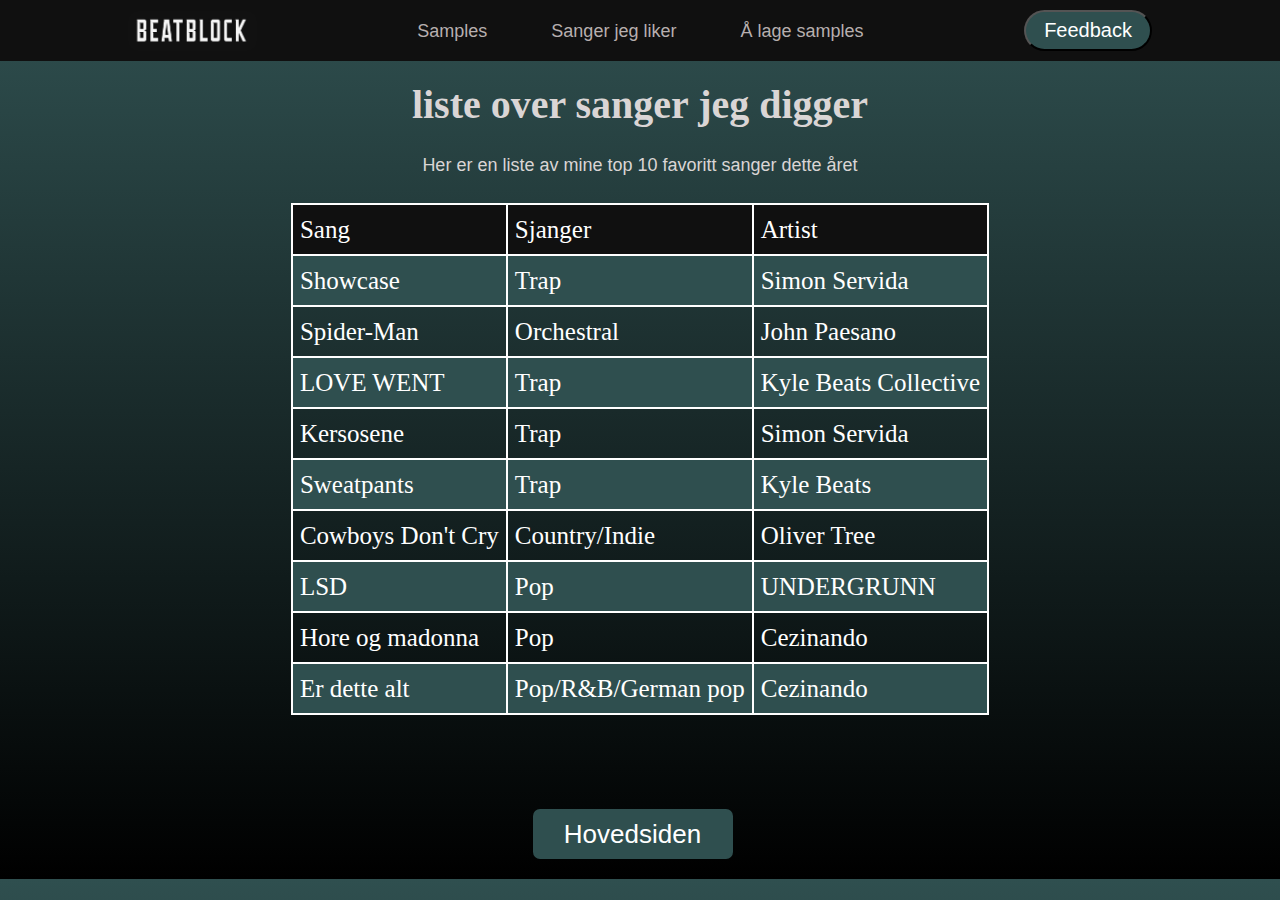
<file: Liste_over_sanger.html>
<!DOCTYPE html>
<html lang="no">

<head>
<title>Sanger jeg liker</title>
<meta charset="UTF-8">
<meta name="viewport" content="width=device-width" initial scale="1.0">
<link rel="stylesheet" href="Samples.css"> 
</head>

<body>

    <header>
        <img class="logo" src="./Bilder/Beatblock _logo.PNG" alt="Beatblock logo">
        <nav>
            <ul class="nav_list">
                <li class="nav_links"><a href="Samples.html">Samples</a></li>
                <li class="nav_links"><a href="Liste_over_sanger.html">Sanger jeg liker</a></li>
                <li class="nav_links"><a href="Sample_laging_prosess.html">Å lage samples</a></li>
            </ul>
        </nav>
        <form class="feedback" action="https://docs.google.com/document/d/1zSUgBgkKaXYkTodgOZDtFmfv-zVsjOeb40NP-xgO9Qs/edit?usp=sharing"><button class="navknapp">Feedback</button></form>
    </header>

        <h1>liste over sanger jeg digger</h1>
        <p class="bruh">Her er en liste av mine top 10 favoritt sanger dette året</p>

    <table>
        <thead>
            <tr>
                <td>Sang</td>
                <td>Sjanger</td>
                <td>Artist</td>
            </tr>
        </thead>

        <tbody>
            <tr>
                <td>Showcase</td>
                <td>Trap</td>
                <td>Simon Servida</td>
            </tr>
            <tr>
                <td>Spider-Man</td>
                <td>Orchestral</td>
                <td>John Paesano</td>
            </tr>
            <tr>
                <td>LOVE WENT</td>
                <td>Trap</td>
                <td>Kyle Beats Collective</td>
            </tr>
            <tr>
                <td>Kersosene</td>
                <td>Trap</td>
                <td>Simon Servida</td>
            </tr>
            <tr>
                <td>Sweatpants</td>
                <td>Trap</td>
                <td>Kyle Beats</td>
            </tr>
            <tr>
                <td>Cowboys Don't Cry</td>
                <td>Country/Indie</td>
                <td>Oliver Tree</td>
            </tr>
            <tr>
                <td>LSD</td>
                <td>Pop</td>
                <td>UNDERGRUNN</td>
            </tr>
            <tr>
                <td>Hore og madonna</td>
                <td>Pop</td>
                <td>Cezinando</td>
            </tr>
            <tr>
                <td>Er dette alt</td>
                <td>Pop/R&B/German pop</td>
                <td>Cezinando</td>
            </tr>
        </tbody>

    </table>

    <br><br><br>

        <div class="knapp">
        <form action="index.html">
        <button class="hjem">Hovedsiden</button>
        </form>
        </div>
</body>

</html>
</file>
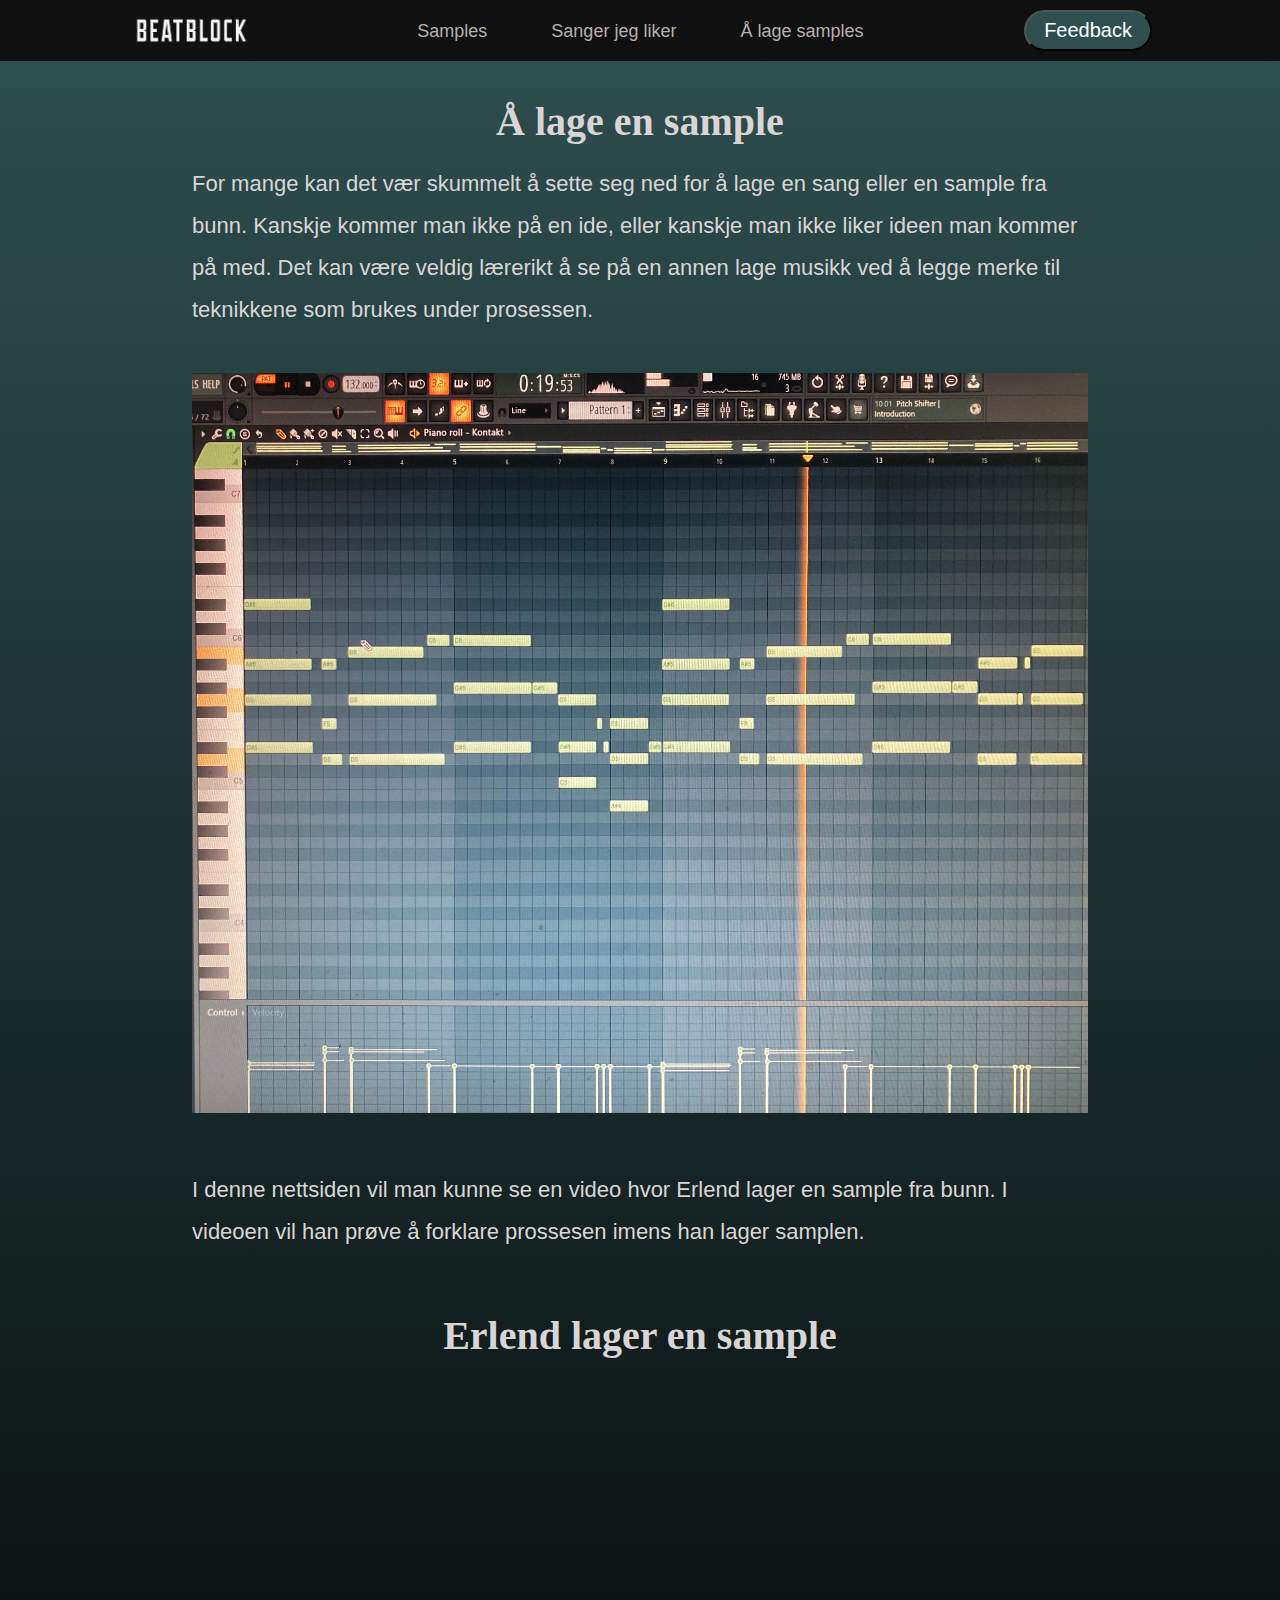
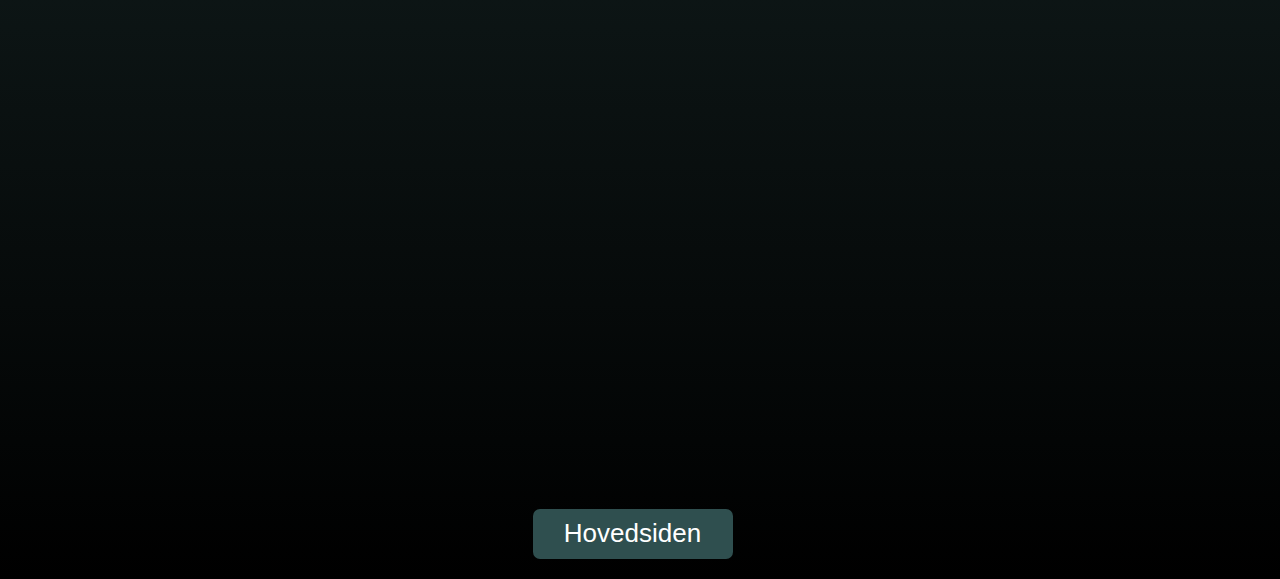
<file: Sample_laging_prosess.html>
<!DOCTYPE html>
<html lang="no">

<head>
    <meta charset="UTF-8">
    <meta name="viewport" content="width=device-width" initial scale="1.0">
    <title>Hvordan lage en sample</title>
    <link rel="stylesheet" href="Samples.css">
</head>

<body>
    <header>
        <img src="./Bilder/Beatblock _logo.PNG" class="logo" alt="beatblock logo">
        <nav>
            <ul class="nav_list">
                <li class="nav_links"><a href="Samples.html">Samples</a></li>
                <li class="nav_links"><a href="Liste_over_sanger.html">Sanger jeg liker</a></li>
                <li class="nav_links"><a href="Sample_laging_prosess.html">Å lage samples</a></li>
            </ul>
        </nav>
        <form class="feedback" action="https://docs.google.com/document/d/1zSUgBgkKaXYkTodgOZDtFmfv-zVsjOeb40NP-xgO9Qs/edit?usp=sharing"><button class="navknapp">Feedback</button></form>
    </header>

    <div class="prosess">
    <h1>Å lage en sample</h1>
    <p>For mange kan det vær skummelt å sette seg ned for å lage en sang eller en sample fra bunn. Kanskje kommer man ikke på en ide, eller kanskje man ikke liker ideen man kommer på med. Det kan være veldig lærerikt å se på en annen lage musikk ved å legge merke til teknikkene som brukes under prosessen.
    </p>
<br>
    <img src="./Bilder/fl studio.jpg" alt="FL Studio" title="Fl Studio" class="fl_studio">
    <br>
    <br>
    <p>
   I denne nettsiden vil man kunne se en video hvor Erlend lager en sample fra bunn. I videoen vil han prøve å forklare prossesen imens han lager samplen.
    </p>

    <br>
    <h1>Erlend lager en sample</h1>
    <br>

    <iframe width="100%" height="600px" src="https://www.youtube.com/embed/ff2RRuKW9Fg" title="YouTube video player" frameborder="0" allow="accelerometer; autoplay; clipboard-write; encrypted-media; gyroscope; picture-in-picture" allowfullscreen></iframe>
    </div>


    <br><br>
    <div class="knapp">
    <form action="index.html">
    <button class="hjem">Hovedsiden</button>
    </form>
    </div>
</body>

</html>
</file>
<file: Samples.css>
*{
    margin:0;
    padding:0;
}

body{
    width:100%;
    height:100%;
    background: linear-gradient(darkslategray, black);
}



li, a, button{
    font-family:Arial, Helvetica, sans-serif;
    font-size:18px;
    color:rgb(183, 175, 175);
    text-decoration:none;
}

.logo{
    display:none;
}

header{
    display:flex;
    justify-content: space-between;
    align-items:center;
    padding: 10px 10%;
    background-color:rgb(16, 16, 16);
}

.nav_list{
    list-style:none;
}

.nav_links{
    display: inline-block;
    padding:0px 20px;
    line-height: 40px;
    transition: transform 1s;
    
}

.nav_links:hover{
    transform: scale(1.2);
}

.nav_links a{
    transition: ease-in 0.3s;
    
    
}

.nav_links a:hover{
    color:white;
    
}

.navknapp{
    padding: 35px 18px;
    border-radius:25px;
    font-size:20px;
    color:white;
    transition:ease-in 0.3s;
    background-color:darkslategray;
}

.navknapp:hover{
    background-color:rgb(16, 16, 16);   
    border-color:rgb(16, 16, 16); 

}







table{
    margin:30px auto;
    border-collapse:collapse;
    font-size:15px;
    line-height:35px;
    color:white;
}

tr, td{
    border:2px;
    border-style:solid;
    padding:7px;
    border-color:white;
}


tbody tr:nth-child(odd) {
    background-color: darkslategray;
}



thead{
    background-color:rgb(16, 16, 16); ;
}





.bruh{
    width:100%;
    text-align:center;
    font-family: Arial, Helvetica, sans-serif;
    font-size:18px;
    color:rgb(218, 213, 213);
    line-height:35px;

}

h1{
    font-family:Georgia, 'Times New Roman', Times, serif;
    font-size:40px;
    margin:20px;
    color:rgb(218, 213, 213);
    text-align:center;
    
}

h2{
    font-family: Arial, Helvetica, sans-serif;
    padding-bottom:12px;

}


.audbox{
    font-family:Arial, Helvetica, sans-serif;
    font-size:20px;
    line-height:40px;
}

li{
    font-family:Arial, Helvetica, sans-serif;
    font-size:20px;
    line-height:30px;

}

.Creeps{
    width:100%;
    float:right;
    border-radius:15px;
    margin-bottom:20px;
    margin-top:15px;
}

.sample_list{
    width:75%;
    padding:20px 30px 20px;
    margin:5px auto;
    color:rgb(218, 213, 213);
    border-style:solid;
    border-color:white;
    border-radius:30px;
    transition: ease-in 0.2s; 
}


.sample_list:hover{
    
    background-color:darkslategray;
    color:black;
}


.knapp{
    width:215px;
    margin: 20px auto;
}

.hjem{
    
    width:200px;
    height:50px;
    border:none;
    color:white;
    background-color:darkslategray;
    font-size:26px;
    border-radius:7px;
    transition: ease-in 0.3s;
    
}

.hjem:hover {
    background-color:black ;
}









.prosess{
    color:rgb(218, 213, 213);
    width: 80%;
    margin: 0px auto;
    padding: 20px 0px 20px;
    font-size:20px;
    line-height: 40px;
    font-family:Arial, Helvetica, sans-serif;
}

.fl_studio{
    width:100%;
    margin: 0px auto;
}


.lyd{
    width:100%;
}







@media only screen and (min-width:768px) {
    
    
    .navknapp{
        padding: 7px 18px;
        border-radius:25px;
        font-size:20px;
        color:white;
        transition:ease-in 0.3s;
        background-color:darkslategray;
    }



    .Creeps{
        width:50%;
        position:relative;
        bottom:168px;
        float:right;
        border-radius:15px;
        margin-left:5px;
    }
    
    .sample_list{
        width:85%;
        padding:20px 30px 20px;
        margin:5px auto;
        color:rgb(218, 213, 213);
        border-style:solid;
        border-color:white;
        border-radius:30px;
        transition: ease-in 0.2s; 
    }
    
    .audbox{
        font-family:Arial, Helvetica, sans-serif;
        font-size:19px;
        line-height:40px;
    }
    
    li{
        font-family:Arial, Helvetica, sans-serif;
        font-size:20px;
        line-height:30px;
    
    }

    .lyd{
    width:45%;
    }
    

}





@media only screen and (min-width:1000px) {


    
    .logo{
        height:40px;
        border-radius:10px;
        display:block;
    }

    .nav_links{
        padding:0px 30px;
    }
    


    .audbox{
        font-family:Arial, Helvetica, sans-serif;
        font-size:20px;
        line-height:40px;
    }
    
    li{
        font-family:Arial, Helvetica, sans-serif;
        font-size:20px;
        line-height:30px;
    
    }
    
    .Creeps{
        width:50%;
        position:relative;
        bottom:156px;
        float:right;
        border-radius:15px;
        margin:0px;
    }
    
    .sample_list{
        width:45%;
        padding:20px 30px 20px;
        margin:5px auto;
        color:rgb(218, 213, 213);
        border-style:solid;
        border-color:white;
        border-radius:30px;
        transition: ease-in 0.2s; 
    }
    
    .sample_list:hover{
        
        background-color:darkslategray;
        color:black;
    }
    





    table{
        margin:20px auto;
        border-collapse:collapse;
        font-size:25px;
        color:white;
        line-height:35px;
    }
    
    tr, td{
        border:2px;
        border-style:solid;
        padding:7px;
        border-color:white;
    }
    
    
    tbody tr:nth-child(odd) {
        background-color: darkslategray;
    }
    
    
    
    thead{
        background-color:rgb(16, 16, 16); ;
    }

    
    .prosess{
        width: 70%;
        font-size:22px;
        line-height: 42px;
    }

}

.kilde{
    font-size:10px;
    margin: 0px auto;
    text-decoration:underline;
}
</file>
